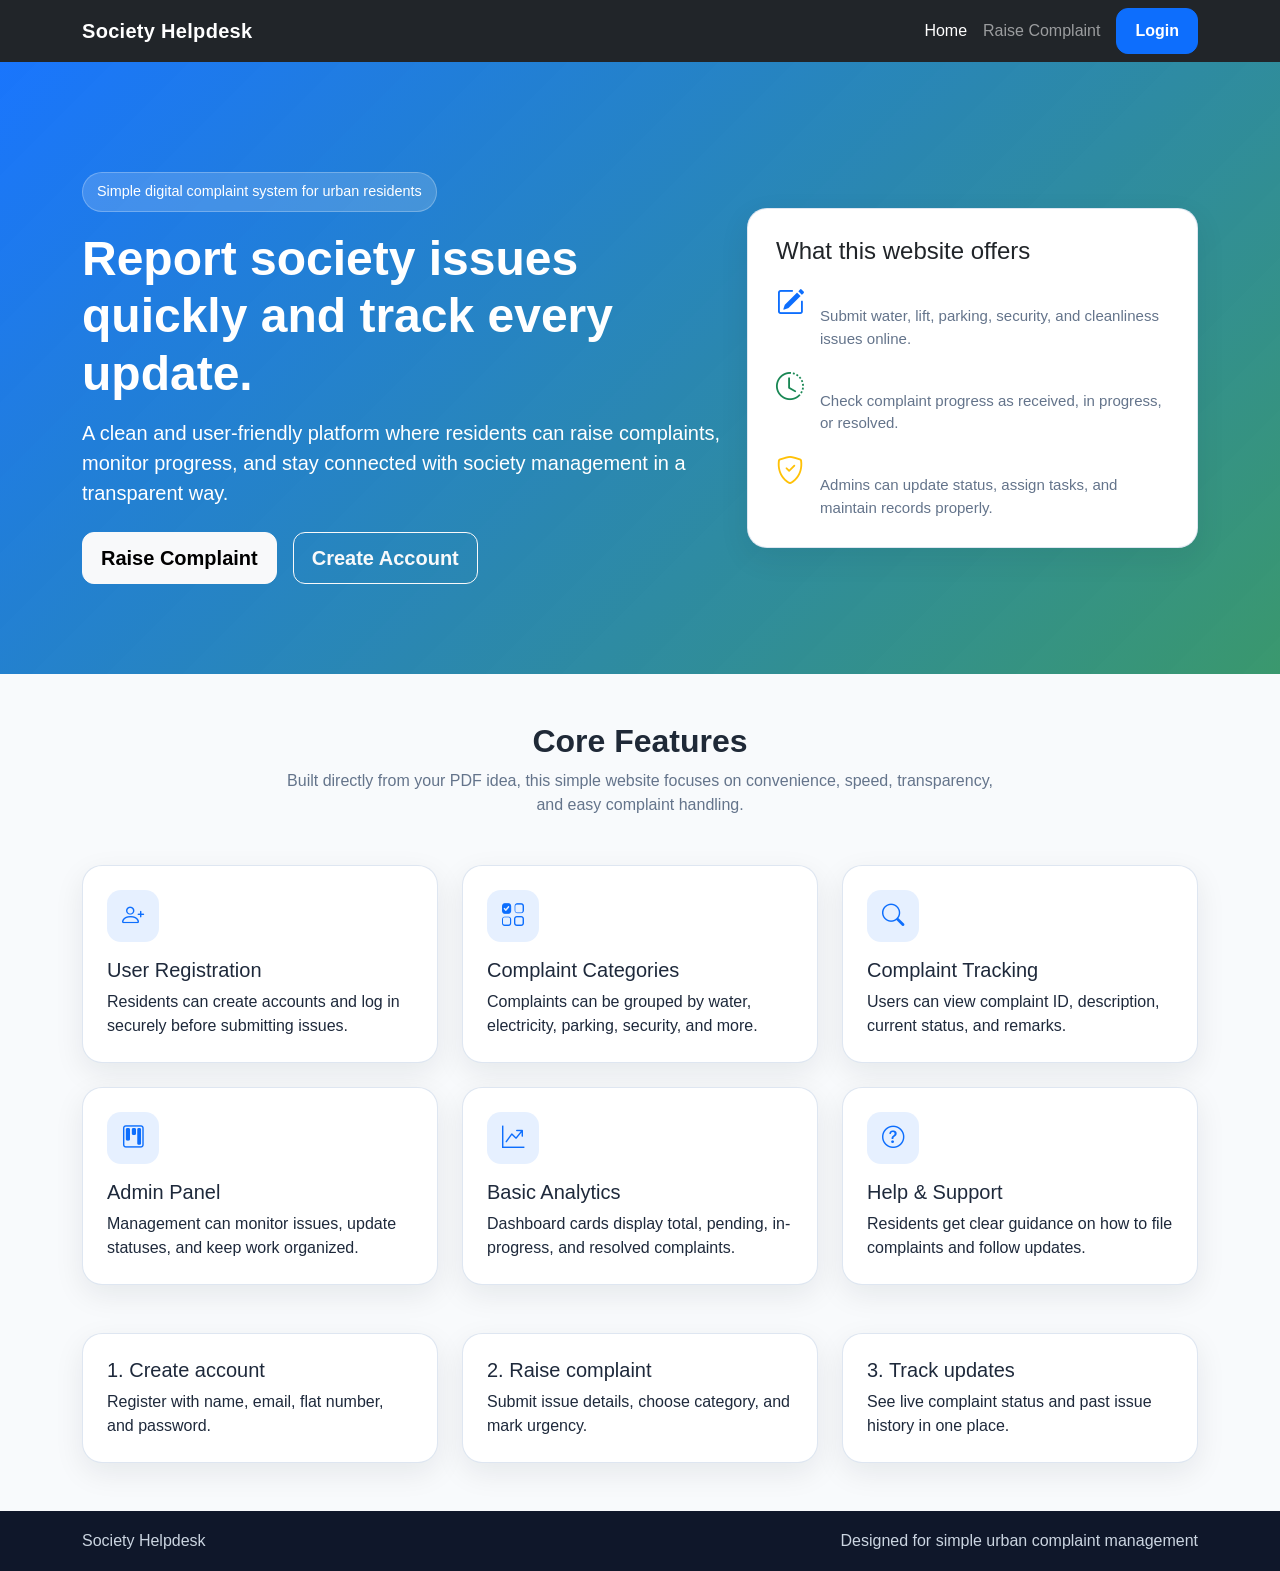
<file: index.html>
<!DOCTYPE html>
<html lang="en">
  <head>
    <meta charset="UTF-8" />
    <meta name="viewport" content="width=device-width, initial-scale=1.0" />
    <title>Society Helpdesk</title>
    <link
      href="https://cdn.jsdelivr.net/npm/bootstrap@5.3.3/dist/css/bootstrap.min.css"
      rel="stylesheet"
    />
    <link
      rel="stylesheet"
      href="https://cdn.jsdelivr.net/npm/bootstrap-icons@1.11.3/font/bootstrap-icons.min.css"
    />
    <link rel="stylesheet" href="css/style.css" />
  </head>
  <body>
    <nav class="navbar navbar-expand-lg navbar-dark bg-dark sticky-top">
      <div class="container">
        <a class="navbar-brand" href="index.html">Society Helpdesk</a>
        <button
          class="navbar-toggler"
          type="button"
          data-bs-toggle="collapse"
          data-bs-target="#mainNavbar"
        >
          <span class="navbar-toggler-icon"></span>
        </button>
        <div class="collapse navbar-collapse" id="mainNavbar">
          <ul class="navbar-nav ms-auto align-items-lg-center">
            <li class="nav-item"><a class="nav-link active" href="index.html">Home</a></li>
            <li class="nav-item"><a class="nav-link" href="raise.html">Raise Complaint</a></li>
           <li class="nav-item ms-lg-2">
              <a class="btn btn-primary" href="login.html">Login</a>
            </li>
          </ul>
        </div>
      </div>
    </nav>

    <section class="hero-section">
      <div class="container">
        <div class="row align-items-center g-4">
          <div class="col-lg-7">
            <span class="hero-badge">Simple digital complaint system for urban residents</span>
            <h1 class="display-5 fw-bold mb-3">Report society issues quickly and track every update.</h1>
            <p class="lead mb-4">
              A clean and user-friendly platform where residents can raise complaints, monitor
              progress, and stay connected with society management in a transparent way.
            </p>
            <div class="d-flex flex-wrap gap-3">
              <a href="raise.html" class="btn btn-light btn-lg">Raise Complaint</a>
              <a href="sign-up.html" class="btn btn-outline-light btn-lg">Create Account</a>
            </div>
          </div>
          <div class="col-lg-5">
            <div class="hero-card">
              <h3 class="h4 text-dark mb-3">What this website offers</h3>
              <div class="row g-3">
                <div class="col-12">
                  <div class="d-flex gap-3">
                    <i class="bi bi-pencil-square text-primary fs-3"></i>
                    <div>
                      <h4 class="h6 mb-1">Easy complaint submission</h4>
                      <p class="mb-0 small-muted">Submit water, lift, parking, security, and cleanliness issues online.</p>
                    </div>
                  </div>
                </div>
                <div class="col-12">
                  <div class="d-flex gap-3">
                    <i class="bi bi-clock-history text-success fs-3"></i>
                    <div>
                      <h4 class="h6 mb-1">Real-time tracking</h4>
                      <p class="mb-0 small-muted">Check complaint progress as received, in progress, or resolved.</p>
                    </div>
                  </div>
                </div>
                <div class="col-12">
                  <div class="d-flex gap-3">
                    <i class="bi bi-shield-check text-warning fs-3"></i>
                    <div>
                      <h4 class="h6 mb-1">Transparent management</h4>
                      <p class="mb-0 small-muted">Admins can update status, assign tasks, and maintain records properly.</p>
                    </div>
                  </div>
                </div>
              </div>
            </div>
          </div>
        </div>
      </div>
    </section>

    <section class="py-5">
      <div class="container">
        <div class="text-center mb-5">
          <h2 class="section-title">Core Features</h2>
          <p class="section-subtitle mx-auto">
            Built directly from your PDF idea, this simple website focuses on convenience, speed,
            transparency, and easy complaint handling.
          </p>
        </div>
        <div class="row g-4">
          <div class="col-md-6 col-lg-4">
            <div class="feature-card">
              <div class="feature-icon"><i class="bi bi-person-plus"></i></div>
              <h3 class="h5">User Registration</h3>
              <p class="mb-0">Residents can create accounts and log in securely before submitting issues.</p>
            </div>
          </div>
          <div class="col-md-6 col-lg-4">
            <div class="feature-card">
              <div class="feature-icon"><i class="bi bi-ui-checks-grid"></i></div>
              <h3 class="h5">Complaint Categories</h3>
              <p class="mb-0">Complaints can be grouped by water, electricity, parking, security, and more.</p>
            </div>
          </div>
          <div class="col-md-6 col-lg-4">
            <div class="feature-card">
              <div class="feature-icon"><i class="bi bi-search"></i></div>
              <h3 class="h5">Complaint Tracking</h3>
              <p class="mb-0">Users can view complaint ID, description, current status, and remarks.</p>
            </div>
          </div>
          <div class="col-md-6 col-lg-4">
            <div class="feature-card">
              <div class="feature-icon"><i class="bi bi-kanban"></i></div>
              <h3 class="h5">Admin Panel</h3>
              <p class="mb-0">Management can monitor issues, update statuses, and keep work organized.</p>
            </div>
          </div>
          <div class="col-md-6 col-lg-4">
            <div class="feature-card">
              <div class="feature-icon"><i class="bi bi-graph-up-arrow"></i></div>
              <h3 class="h5">Basic Analytics</h3>
              <p class="mb-0">Dashboard cards display total, pending, in-progress, and resolved complaints.</p>
            </div>
          </div>
          <div class="col-md-6 col-lg-4">
            <div class="feature-card">
              <div class="feature-icon"><i class="bi bi-question-circle"></i></div>
              <h3 class="h5">Help & Support</h3>
              <p class="mb-0">Residents get clear guidance on how to file complaints and follow updates.</p>
            </div>
          </div>
        </div>
      </div>
    </section>

    <section class="pb-5">
      <div class="container">
        <div class="row g-4">
          <div class="col-lg-4">
            <a href="sign-up.html" class="quick-link">
              <div class="info-card">
                <h3 class="h5">1. Create account</h3>
                <p class="mb-0">Register with name, email, flat number, and password.</p>
              </div>
            </a>
          </div>
          <div class="col-lg-4">
            <a href="raise.html" class="quick-link">
              <div class="info-card">
                <h3 class="h5">2. Raise complaint</h3>
                <p class="mb-0">Submit issue details, choose category, and mark urgency.</p>
              </div>
            </a>
          </div>
          <div class="col-lg-4">
            <a href="dashboard.html" class="quick-link">
              <div class="info-card">
                <h3 class="h5">3. Track updates</h3>
                <p class="mb-0">See live complaint status and past issue history in one place.</p>
              </div>
            </a>
          </div>
        </div>
      </div>
    </section>

    <footer class="footer">
      <div class="container d-flex flex-column flex-md-row justify-content-between gap-2">
        <span>Society Helpdesk</span>
        <span>Designed for simple urban complaint management</span>
      </div>
    </footer>

    <script src="https://cdn.jsdelivr.net/npm/bootstrap@5.3.3/dist/js/bootstrap.bundle.min.js"></script>
  </body>
  </html>
</file>
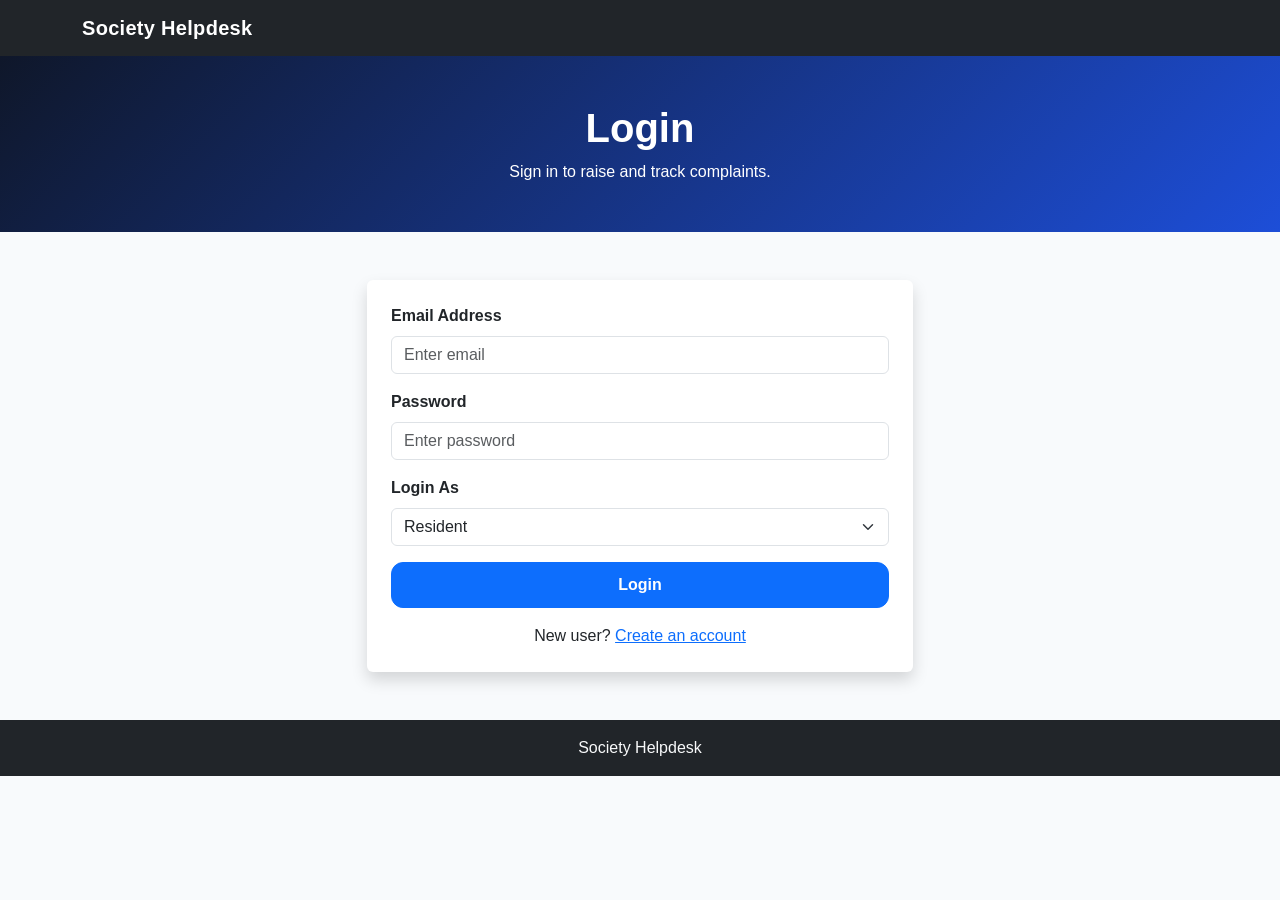
<file: login.html>
<!DOCTYPE html>
<html lang="en">

<head>

  <meta charset="UTF-8" />

  <meta
    name="viewport"
    content="width=device-width, initial-scale=1.0"
  />

  <title>
    Login | Society Helpdesk
  </title>

  <!-- Bootstrap -->
  <link
    href="https://cdn.jsdelivr.net/npm/bootstrap@5.3.3/dist/css/bootstrap.min.css"
    rel="stylesheet"
  />

  <!-- Bootstrap Icons -->
  <link
    rel="stylesheet"
    href="https://cdn.jsdelivr.net/npm/bootstrap-icons@1.11.3/font/bootstrap-icons.min.css"
  />

  <!-- Custom CSS -->
  <link
    rel="stylesheet"
    href="css/style.css"
  />

</head>

<body>

  <!-- Navbar -->
  <nav class="navbar navbar-expand-lg navbar-dark bg-dark">

    <div class="container">

      <a
        class="navbar-brand"
        href="index.html"
      >
        Society Helpdesk
      </a>

    </div>

  </nav>

  <!-- Header -->
  <section class="page-header py-5 bg-light">

    <div class="container text-center">

      <h1 class="fw-bold mb-2">
        Login
      </h1>

      <p class="mb-0">
        Sign in to raise and track complaints.
      </p>

    </div>

  </section>

  <!-- Login Section -->
  <section class="py-5">

    <div class="container">

      <div class="row justify-content-center">

        <div class="col-lg-6">

          <div class="card shadow border-0 p-4">

            <form id="loginForm">

              <!-- Email -->
              <div class="mb-3">

                <label
                  for="loginEmail"
                  class="form-label"
                >
                  Email Address
                </label>

                <input
                  type="email"
                  class="form-control"
                  id="loginEmail"
                  placeholder="Enter email"
                  required
                />

              </div>

              <!-- Password -->
              <div class="mb-3">

                <label
                  for="loginPassword"
                  class="form-label"
                >
                  Password
                </label>

                <input
                  type="password"
                  class="form-control"
                  id="loginPassword"
                  placeholder="Enter password"
                  required
                />

              </div>

              <!-- Role -->
              <div class="mb-3">

                <label
                  for="loginRole"
                  class="form-label"
                >
                  Login As
                </label>

                <select
                  class="form-select"
                  id="loginRole"
                >

                  <option value="resident">
                    Resident
                  </option>

                  <option value="admin">
                    Admin
                  </option>

                </select>

              </div>

              <!-- Message -->
              <div
                id="loginMessage"
                class="mb-3"
              >
              </div>

              <!-- Button -->
              <button
                type="submit"
                class="btn btn-primary w-100"
              >
                Login
              </button>

            </form>

            <!-- Signup Link -->
            <p class="mt-3 text-center mb-0">

              New user?

              <a href="sign-up.html">
                Create an account
              </a>

            </p>

          </div>

        </div>

      </div>

    </div>

  </section>

  <!-- Footer -->
  <footer class="bg-dark text-light py-3">

    <div class="container text-center">

      <a
        href="index.html"
        class="text-light text-decoration-none"
      >
        Society Helpdesk
      </a>

    </div>

  </footer>

  <!-- Login Script -->
  <script>

    const loginForm =
      document.getElementById("loginForm");

    const loginMessage =
      document.getElementById("loginMessage");

    loginForm.addEventListener(
      "submit",
      function (e) {

        e.preventDefault();

        // Get values
        const email =
          document.getElementById("loginEmail")
          .value.trim();

        const password =
          document.getElementById("loginPassword")
          .value.trim();

        const role =
          document.getElementById("loginRole")
          .value;

        // Empty validation
        if (!email || !password) {

          loginMessage.innerHTML =
            `<div class="alert alert-danger">
              Please fill all fields.
            </div>`;

          return;
        }

        // Admin Login
        if (
          role === "admin" &&
          email === "admin@gmail.com"
        ) {

          loginMessage.innerHTML =
            `<div class="alert alert-success">
              Admin login successful!
            </div>`;

          setTimeout(() => {

            window.location.href =
              "admin.html";

          }, 1000);

        }

        // Resident Login
        else {

          loginMessage.innerHTML =
            `<div class="alert alert-success">
              Resident login successful!
            </div>`;

          setTimeout(() => {

            window.location.href =
              "dashboard.html";

          }, 1000);

        }

      }
    );

  </script>

</body>

</html>
</file>
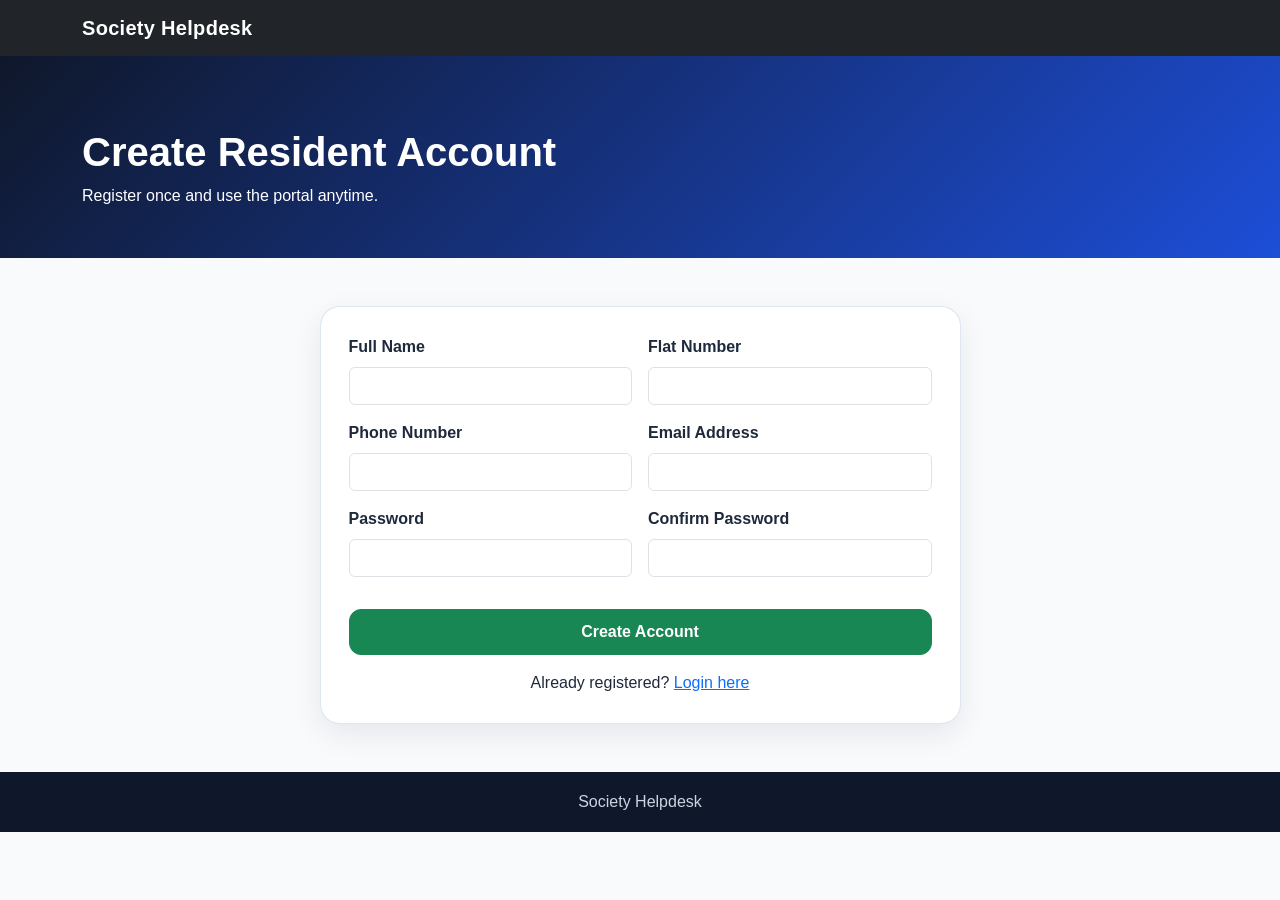
<file: sign up.html>
<!DOCTYPE html>
<html lang="en">
  <head>
    <meta charset="UTF-8" />
    <meta http-equiv="refresh" content="0; url=sign-up.html" />
    <meta name="viewport" content="width=device-width, initial-scale=1.0" />
    <title>Redirecting...</title>
  </head>
  <body>
    <p>Redirecting to <a href="raise.html">sign-up.html</a>...</p>
  </body>
  </html>
</file>
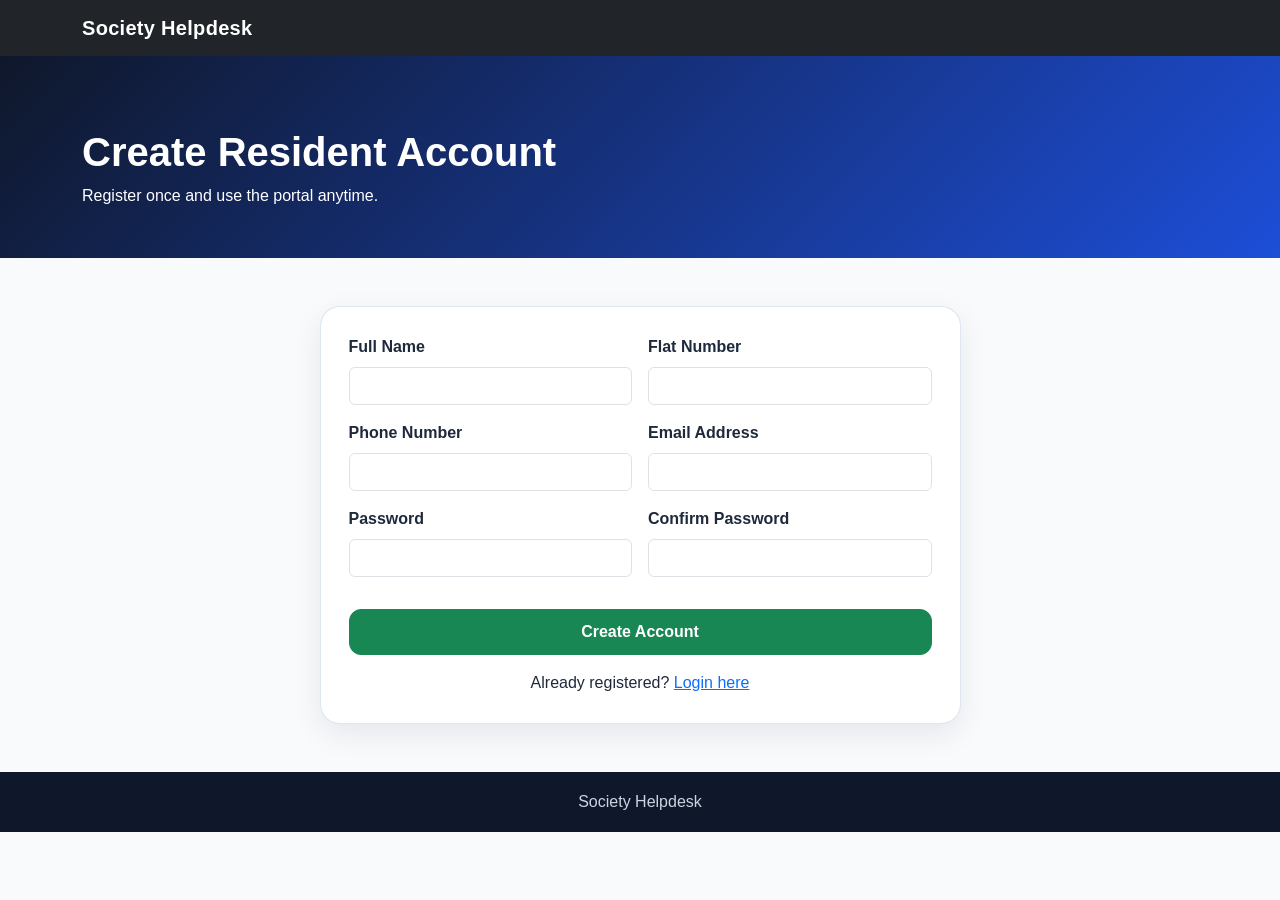
<file: sign-up.html>
<!DOCTYPE html>
<html lang="en">

<head>
  <meta charset="UTF-8" />
  <meta name="viewport" content="width=device-width, initial-scale=1.0" />

  <title>Sign Up | Society Helpdesk</title>

  <!-- Bootstrap -->
  <link
    href="https://cdn.jsdelivr.net/npm/bootstrap@5.3.3/dist/css/bootstrap.min.css"
    rel="stylesheet"
  />

  <!-- Bootstrap Icons -->
  <link
    rel="stylesheet"
    href="https://cdn.jsdelivr.net/npm/bootstrap-icons@1.11.3/font/bootstrap-icons.min.css"
  />

  <!-- Custom CSS -->
  <link rel="stylesheet" href="css/style.css" />
</head>

<body>

  <!-- Navbar -->
  <nav class="navbar navbar-expand-lg navbar-dark bg-dark">

    <div class="container">

      <a class="navbar-brand" href="index.html">
        Society Helpdesk
      </a>

    </div>

  </nav>

  <!-- Header -->
  <section class="page-header">

    <div class="container">

      <h1 class="fw-bold mb-2">
        Create Resident Account
      </h1>

      <p class="mb-0">
        Register once and use the portal anytime.
      </p>

    </div>

  </section>

  <!-- Signup Form -->
  <section class="py-5">

    <div class="container">

      <div class="row justify-content-center">

        <div class="col-lg-7">

          <div class="form-card">

            <form id="signupForm">

              <div class="row g-3">

                <!-- Full Name -->
                <div class="col-md-6">

                  <label
                    class="form-label"
                    for="fullName"
                  >
                    Full Name
                  </label>

                  <input
                    type="text"
                    class="form-control"
                    id="fullName"
                    required
                  />

                </div>

                <!-- Flat Number -->
                <div class="col-md-6">

                  <label
                    class="form-label"
                    for="flatNumber"
                  >
                    Flat Number
                  </label>

                  <input
                    type="text"
                    class="form-control"
                    id="flatNumber"
                    required
                  />

                </div>

                <!-- Phone -->
                <div class="col-md-6">

                  <label
                    class="form-label"
                    for="phoneNumber"
                  >
                    Phone Number
                  </label>

                  <input
                    type="tel"
                    class="form-control"
                    id="phoneNumber"
                    required
                  />

                </div>

                <!-- Email -->
                <div class="col-md-6">

                  <label
                    class="form-label"
                    for="signupEmail"
                  >
                    Email Address
                  </label>

                  <input
                    type="email"
                    class="form-control"
                    id="signupEmail"
                    required
                  />

                </div>

                <!-- Password -->
                <div class="col-md-6">

                  <label
                    class="form-label"
                    for="signupPassword"
                  >
                    Password
                  </label>

                  <input
                    type="password"
                    class="form-control"
                    id="signupPassword"
                    required
                  />

                </div>

                <!-- Confirm Password -->
                <div class="col-md-6">

                  <label
                    class="form-label"
                    for="confirmPassword"
                  >
                    Confirm Password
                  </label>

                  <input
                    type="password"
                    class="form-control"
                    id="confirmPassword"
                    required
                  />

                </div>

              </div>

              <!-- Message -->
              <div id="signupMessage" class="mt-3"></div>

              <!-- Button -->
              <button
                class="btn btn-success w-100 mt-3"
                type="submit"
              >
                Create Account
              </button>

            </form>

            <!-- Login Link -->
            <p class="mt-3 mb-0 text-center">

              Already registered?

              <a href="login.html">
                Login here
              </a>

            </p>

          </div>

        </div>

      </div>

    </div>

  </section>

  <!-- Footer -->
  <footer class="footer">

    <div class="container text-center">
      Society Helpdesk
    </div>

  </footer>

  <!-- Validation Script -->
  <script>

    const signupForm =
      document.getElementById("signupForm");

    const signupMessage =
      document.getElementById("signupMessage");

    signupForm.addEventListener(
      "submit",
      function (e) {

        e.preventDefault();

        // Get values
        const fullName =
          document.getElementById("fullName")
          .value.trim();

        const flatNumber =
          document.getElementById("flatNumber")
          .value.trim();

        const phoneNumber =
          document.getElementById("phoneNumber")
          .value.trim();

        const email =
          document.getElementById("signupEmail")
          .value.trim();

        const password =
          document.getElementById("signupPassword")
          .value;

        const confirmPassword =
          document.getElementById("confirmPassword")
          .value;

        // Patterns
        const namePattern =
          /^[A-Za-z\s]{3,}$/;

        const flatPattern =
          /^[A-Za-z0-9\-\/]{1,10}$/;

        const phonePattern =
          /^[6-9]\d{9}$/;

        const emailPattern =
          /^[^\s@]+@[^\s@]+\.[^\s@]+$/;

        signupMessage.innerHTML = "";

        // Name validation
        if (!namePattern.test(fullName)) {

          signupMessage.innerHTML =
            `<div class="alert alert-danger">
              Enter valid full name.
            </div>`;

          return;
        }

        // Flat validation
        if (!flatPattern.test(flatNumber)) {

          signupMessage.innerHTML =
            `<div class="alert alert-danger">
              Enter valid flat number.
            </div>`;

          return;
        }

        // Phone validation
        if (!phonePattern.test(phoneNumber)) {

          signupMessage.innerHTML =
            `<div class="alert alert-danger">
              Enter valid phone number.
            </div>`;

          return;
        }

        // Email validation
        if (!emailPattern.test(email)) {

          signupMessage.innerHTML =
            `<div class="alert alert-danger">
              Enter valid email.
            </div>`;

          return;
        }

        // Password validation
        if (password.length < 6) {

          signupMessage.innerHTML =
            `<div class="alert alert-danger">
              Password must be 6 characters.
            </div>`;

          return;
        }

        // Match validation
        if (password !== confirmPassword) {

          signupMessage.innerHTML =
            `<div class="alert alert-danger">
              Passwords do not match.
            </div>`;

          return;
        }

        // Success
        signupMessage.innerHTML =
          `<div class="alert alert-success">
            Account created successfully!
          </div>`;

        // Redirect
        setTimeout(() => {

          window.location.href =
            "dashboard.html";

        }, 1000);

      }
    );

  </script>

</body>

</html>
</file>
<file: css/style.css>
:root {
  --primary-color: #0d6efd;
  --secondary-color: #198754;
  --dark-color: #1f2937;
  --light-bg: #f8fafc;
  --card-shadow: 0 10px 30px rgba(15, 23, 42, 0.08);
  --border-color: #dbe4f0;
}

* {
  box-sizing: border-box;
}

body {
  font-family: "Segoe UI", Tahoma, Geneva, Verdana, sans-serif;
  background: var(--light-bg);
  color: #1e293b;
}

.navbar-brand {
  font-weight: 700;
  letter-spacing: 0.3px;
}

.hero-section {
  background: linear-gradient(135deg, rgba(13, 110, 253, 0.95), rgba(25, 135, 84, 0.85)),
    url("https://images.unsplash.com/photo-1486406146926-c627a92ad1ab?auto=format&fit=crop&w=1400&q=80")
      center/cover no-repeat;
  color: #fff;
  padding: 110px 0 90px;
}

.hero-badge {
  display: inline-block;
  background: rgba(255, 255, 255, 0.16);
  border: 1px solid rgba(255, 255, 255, 0.25);
  border-radius: 999px;
  padding: 8px 14px;
  font-size: 0.9rem;
  margin-bottom: 18px;
}

.hero-card,
.feature-card,
.form-card,
.stat-card,
.table-card,
.info-card {
  background: #fff;
  border: 1px solid rgba(219, 228, 240, 0.9);
  border-radius: 20px;
  box-shadow: var(--card-shadow);
}

.hero-card {
  padding: 28px;
}

.feature-card,
.info-card,
.stat-card {
  padding: 24px;
  height: 100%;
}

.feature-icon,
.stat-icon {
  width: 52px;
  height: 52px;
  border-radius: 14px;
  display: inline-flex;
  align-items: center;
  justify-content: center;
  font-size: 1.4rem;
  margin-bottom: 16px;
}

.feature-icon {
  background: rgba(13, 110, 253, 0.1);
  color: var(--primary-color);
}

.stat-icon {
  background: rgba(25, 135, 84, 0.12);
  color: var(--secondary-color);
}

.section-title {
  font-weight: 700;
  color: var(--dark-color);
}

.section-subtitle {
  color: #64748b;
  max-width: 720px;
}

.page-header {
  background: linear-gradient(135deg, #0f172a, #1d4ed8);
  color: #fff;
  padding: 72px 0 50px;
}

.form-card,
.table-card {
  padding: 28px;
}

.form-label {
  font-weight: 600;
}

.btn {
  border-radius: 12px;
  padding: 10px 18px;
  font-weight: 600;
}

.status-badge {
  padding: 8px 12px;
  border-radius: 999px;
  font-size: 0.82rem;
  font-weight: 700;
}

.status-received {
  background: #dbeafe;
  color: #1d4ed8;
}

.status-progress {
  background: #fef3c7;
  color: #b45309;
}

.status-resolved {
  background: #dcfce7;
  color: #15803d;
}

.quick-link {
  text-decoration: none;
  color: inherit;
}

.quick-link .card:hover,
.feature-card:hover,
.info-card:hover,
.stat-card:hover {
  transform: translateY(-4px);
  transition: 0.25s ease;
}

.footer {
  background: #0f172a;
  color: #cbd5e1;
  padding: 18px 0;
}

.small-muted {
  color: #64748b;
  font-size: 0.94rem;
}

.empty-state {
  border: 2px dashed var(--border-color);
  border-radius: 16px;
  padding: 30px;
  text-align: center;
  background: #f8fbff;
}

@media (max-width: 991px) {
  .hero-section {
    padding: 90px 0 70px;
  }

  .hero-card {
    margin-top: 22px;
  }
}
</file>
